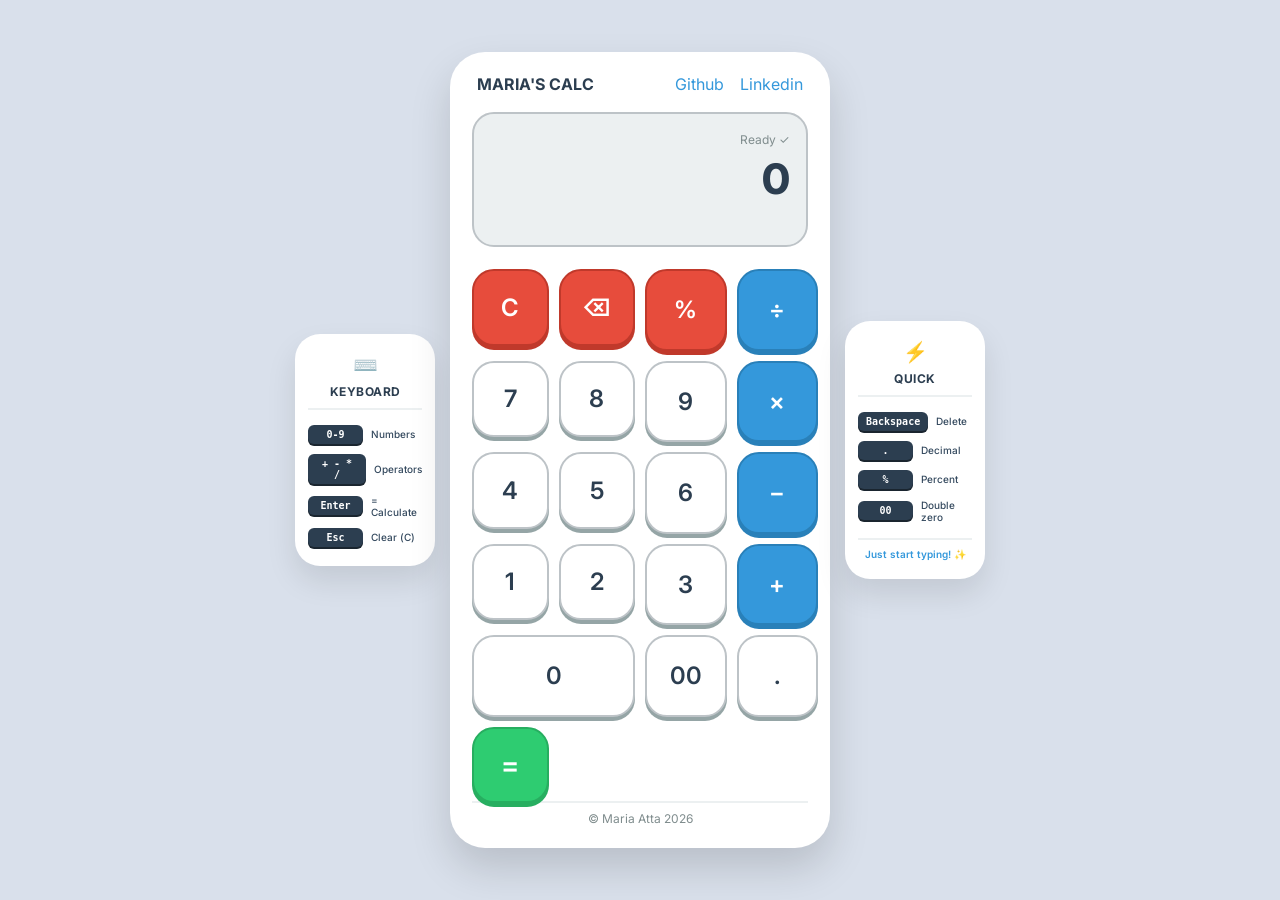
<file: CodeAlpha_Calculator/index.html>
<!DOCTYPE html>
<html lang="en">
<head>
    <meta charset="UTF-8">
    <meta name="viewport" content="width=device-width, initial-scale=1.0">
    <title>Calculator with Quick Tips | Maria Atta</title>
    <link rel="stylesheet" href="style.css">
    <link href="https://fonts.googleapis.com/css2?family=Inter:wght@400;500;600;700;800&display=swap" rel="stylesheet">
</head>
<body>
    <div class="container">
        <!-- Left Tips Panel -->
        <div class="tips-panel left">
            <div class="tips-header">
                <span class="tips-icon">⌨️</span>
                <span class="tips-title">KEYBOARD</span>
            </div>
            <div class="tips-content">
                <div class="tip-row">
                    <span class="key">0-9</span>
                    <span class="desc">Numbers</span>
                </div>
                <div class="tip-row">
                    <span class="key">+ - * /</span>
                    <span class="desc">Operators</span>
                </div>
                <div class="tip-row">
                    <span class="key">Enter</span>
                    <span class="desc">= Calculate</span>
                </div>
                <div class="tip-row">
                    <span class="key">Esc</span>
                    <span class="desc">Clear (C)</span>
                </div>
            </div>
        </div>

        <!-- Calculator -->
        <div class="calculator">
            <div class="header">
                <span class="name">MARIA'S CALC</span>
                <div class="social">
                    <a href="https://github.com/maria-atta-web-dev">Github</a>
                    <a href="https://www.linkedin.com/in/maria-atta-98a436370/">Linkedin</a>
                </div>
            </div>

            <div class="display">
                <div class="history" id="history"></div>
                <div class="current" id="display">0</div>
                <div class="preview" id="preview"></div>
            </div>

            <div class="buttons">
                <button class="btn function" onclick="calc.click('C')">C</button>
                <button class="btn function" onclick="calc.click('⌫')">⌫</button>
                <button class="btn function" onclick="calc.click('%')">%</button>
                <button class="btn operator" onclick="calc.click('/')">÷</button>

                <button class="btn number" onclick="calc.click('7')">7</button>
                <button class="btn number" onclick="calc.click('8')">8</button>
                <button class="btn number" onclick="calc.click('9')">9</button>
                <button class="btn operator" onclick="calc.click('*')">×</button>

                <button class="btn number" onclick="calc.click('4')">4</button>
                <button class="btn number" onclick="calc.click('5')">5</button>
                <button class="btn number" onclick="calc.click('6')">6</button>
                <button class="btn operator" onclick="calc.click('-')">−</button>

                <button class="btn number" onclick="calc.click('1')">1</button>
                <button class="btn number" onclick="calc.click('2')">2</button>
                <button class="btn number" onclick="calc.click('3')">3</button>
                <button class="btn operator" onclick="calc.click('+')">+</button>

                <button class="btn number zero" onclick="calc.click('0')">0</button>
                <button class="btn number" onclick="calc.click('00')">00</button>
                <button class="btn number" onclick="calc.click('.')">.</button>
                <button class="btn equals" onclick="calc.click('=')">=</button>
            </div>

            <div class="footer">
                <span>© Maria Atta 2026</span>
            </div>
        </div>

        <!-- Right Tips Panel -->
        <div class="tips-panel right">
            <div class="tips-header">
                <span class="tips-icon">⚡</span>
                <span class="tips-title">QUICK</span>
            </div>
            <div class="tips-content">
                <div class="tip-row">
                    <span class="key">Backspace</span>
                    <span class="desc">Delete</span>
                </div>
                <div class="tip-row">
                    <span class="key">.</span>
                    <span class="desc">Decimal</span>
                </div>
                <div class="tip-row">
                    <span class="key">%</span>
                    <span class="desc">Percent</span>
                </div>
                <div class="tip-row">
                    <span class="key">00</span>
                    <span class="desc">Double zero</span>
                </div>
            </div>
            <div class="tips-footer">
                Just start typing! ✨
            </div>
        </div>
    </div>

    <script src="script.js"></script>
</body>
</html>
</file>
<file: CodeAlpha_Calculator/style.css>
* {
    margin: 0;
    padding: 0;
    box-sizing: border-box;
    font-family: 'Inter', sans-serif;
}

body {
    min-height: 100vh;
    background: #d9e0eb;
    display: flex;
    align-items: center;
    justify-content: center;
    padding: 20px;
}

.container {
    display: flex;
    align-items: center;
    justify-content: center;
    gap: 15px;
    flex-wrap: wrap;
}

/* Calculator */
.calculator {
    width: 380px;
    background: #ffffff;
    border-radius: 35px;
    padding: 22px;
    box-shadow: 0 20px 40px rgba(0, 0, 0, 0.15);
}

.header {
    display: flex;
    justify-content: space-between;
    align-items: center;
    margin-bottom: 18px;
    padding: 0 5px;
}

.name {
    font-weight: 700;
    font-size: 16px;
    color: #2c3e50;
}

.social a {
    text-decoration: none;
    font-size: 16px;
    margin-left: 12px;
    color: #3498db;
}

.display {
    background: #ecf0f1;
    border-radius: 22px;
    padding: 18px 16px;
    margin-bottom: 22px;
    text-align: right;
    border: 2px solid #bdc3c7;
}

.history {
    font-size: 12px;
    color: #7f8c8d;
    min-height: 18px;
    margin-bottom: 4px;
}

.current {
    font-size: 42px;
    font-weight: 800;
    color: #2c3e50;
    line-height: 1.2;
    min-height: 50px;
    word-break: break-all;
}

.preview {
    font-size: 14px;
    color: #3498db;
    min-height: 20px;
    margin-top: 3px;
}

.buttons {
    display: grid;
    grid-template-columns: repeat(4, 1fr);
    gap: 10px;
    margin-bottom: 18px;
}

.btn {
    aspect-ratio: 1/1;
    border: none;
    border-radius: 22px;
    font-size: 24px;
    font-weight: 600;
    cursor: pointer;
    background: #ffffff;
    color: #2c3e50;
    border: 2px solid #bdc3c7;
    box-shadow: 0 4px 0 #95a5a6;
    transition: 0.05s linear;
    display: flex;
    align-items: center;
    justify-content: center;
}

.zero {
    aspect-ratio: 2/1;
    grid-column: span 2;
}

.btn:active {
    transform: translateY(4px);
    box-shadow: 0 1px 0 #95a5a6;
}

.operator {
    background: #3498db;
    color: white;
    border-color: #2980b9;
    box-shadow: 0 4px 0 #2980b9;
}

.function {
    background: #e74c3c;
    color: white;
    border-color: #c0392b;
    box-shadow: 0 4px 0 #c0392b;
}

.equals {
    background: #2ecc71;
    color: white;
    border-color: #27ae60;
    box-shadow: 0 4px 0 #27ae60;
    font-size: 28px;
}

.footer {
    text-align: center;
    font-size: 12px;
    color: #7f8c8d;
    padding-top: 8px;
    border-top: 2px solid #ecf0f1;
}

/* Tips Panels */
.tips-panel {
    width: 140px;
    background: #ffffff;
    border-radius: 25px;
    padding: 18px 12px;
    box-shadow: 0 15px 30px rgba(0, 0, 0, 0.1);
    border: 1px solid rgba(255, 255, 255, 0.5);
}

.tips-header {
    text-align: center;
    margin-bottom: 15px;
    padding-bottom: 8px;
    border-bottom: 2px solid #ecf0f1;
}

.tips-icon {
    font-size: 20px;
    display: block;
    margin-bottom: 3px;
}

.tips-title {
    font-weight: 700;
    font-size: 12px;
    color: #2c3e50;
    letter-spacing: 0.5px;
}

.tips-content {
    display: flex;
    flex-direction: column;
    gap: 10px;
}

.tip-row {
    display: flex;
    align-items: center;
    gap: 8px;
    font-size: 11px;
}

.key {
    background: #2c3e50;
    color: white;
    font-weight: 600;
    padding: 4px 8px;
    border-radius: 6px;
    min-width: 55px;
    text-align: center;
    font-family: monospace;
    font-size: 10px;
    box-shadow: 0 2px 0 #1a252f;
}

.desc {
    color: #34495e;
    font-weight: 500;
    font-size: 10px;
}

.tips-footer {
    margin-top: 15px;
    padding-top: 8px;
    border-top: 2px solid #ecf0f1;
    text-align: center;
    font-size: 10px;
    font-weight: 600;
    color: #3498db;
}

/* Responsive */
@media (max-width: 700px) {
    .container {
        flex-direction: column;
    }
    
    .tips-panel {
        width: 380px;
        display: flex;
        flex-direction: row;
        align-items: center;
        gap: 15px;
    }
    
    .tips-header {
        border-bottom: none;
        border-right: 2px solid #ecf0f1;
        padding-right: 15px;
        margin-bottom: 0;
    }
    
    .tips-content {
        flex-direction: row;
        flex-wrap: wrap;
        gap: 8px;
    }
    
    .tip-row {
        min-width: 100px;
    }
}

@media (max-width: 450px) {
    .calculator, .tips-panel {
        width: 340px;
    }
    
    .current {
        font-size: 36px;
    }
    
    .btn {
        font-size: 22px;
    }
}
</file>
